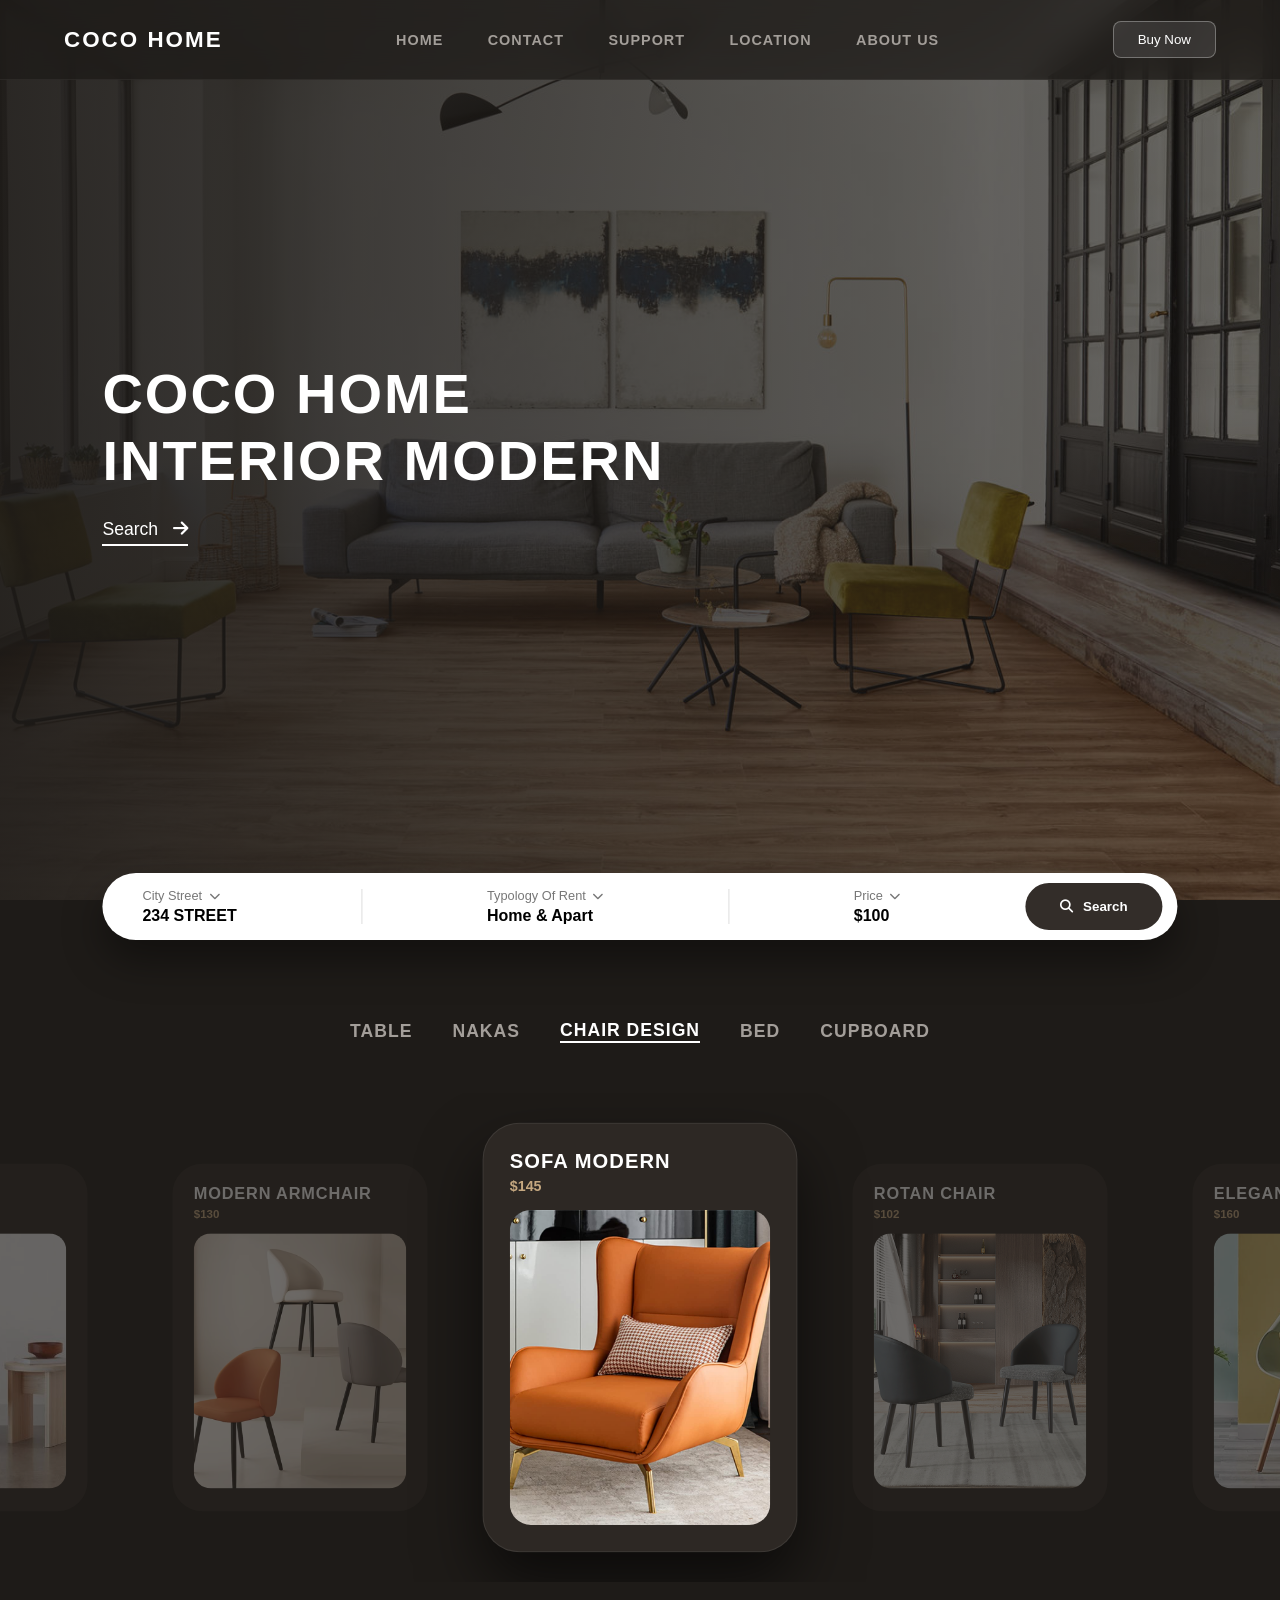
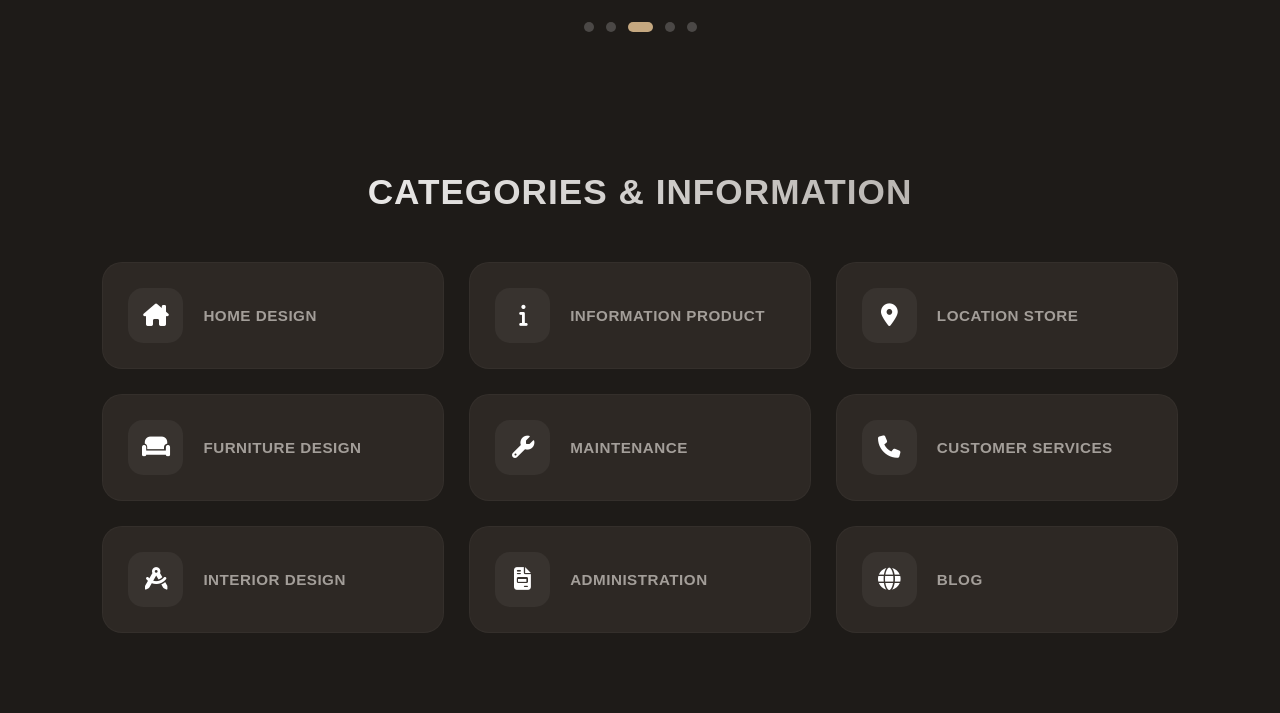
<file: index.html>
<!DOCTYPE html>
<html lang="en">
<head>
    <meta charset="UTF-8">
    <meta name="viewport" content="width=device-width, initial-scale=1.0">
    <title>COCO HOME | Interior Modern</title>
    <link rel="stylesheet" href="style.css">
    <!-- FontAwesome ለጥቃቅን አይኮኖች -->
    <link rel="stylesheet" href="https://cdnjs.cloudflare.com/ajax/libs/font-awesome/6.4.0/css/all.min.css">
</head>
<body>

    <!-- 1. FIXED HEADER SECTION -->
    <header class="main-header">
        <div class="logo">
            <span class="logo-text">COCO HOME</span>
        </div>
        <nav class="nav-links">
           <a href="index.html">HOME</a>
           <a href="contact.html">CONTACT</a>
           <a href="support.html">SUPPORT</a>
           <a href="location.html">LOCATION</a>
           <a href="about.html">ABOUT US</a>
        </nav>
        <button class="btn-buy">Buy Now</button>
    </header>

    <!-- 2. HERO SECTION WITH SEARCH BAR -->
    <section class="hero-section">
        <div class="hero-bg-overlay">
            <!-- የበስተጀርባ ዋና የሳሎን ምስል እዚህ ይገባል -->
            <img src="hero.png" alt="Luxury Interior Background" class="hero-bg-img">
        </div>
        
        <div class="hero-content">
            <h1 class="hero-title">COCO HOME<br>INTERIOR MODERN</h1>
            <a href="#products" class="hero-search-link">Search <i class="fa-solid fa-arrow-right"></i></a>
        </div>

        <!-- Floating Filter Card -->
        <div class="filter-card">
            <div class="filter-group">
                <span class="filter-label">City Street <i class="fa-solid fa-chevron-down"></i></span>
                <span class="filter-value">234 STREET</span>
            </div>
            <div class="filter-divider"></div>
            <div class="filter-group">
                <span class="filter-label">Typology Of Rent <i class="fa-solid fa-chevron-down"></i></span>
                <span class="filter-value">Home & Apart</span>
            </div>
            <div class="filter-divider"></div>
            <div class="filter-group">
                <span class="filter-label">Price <i class="fa-solid fa-chevron-down"></i></span>
                <span class="filter-value">$100</span>
            </div>
            <button class="btn-search"><i class="fa-solid fa-magnifying-glass"></i> Search</button>
        </div>
    </section>

    <!-- 3. PRODUCTS CAROUSEL SECTION -->
    <section id="products" class="products-section">
        <!-- Category Navigation Tabs -->
        <div class="category-tabs">
            <button class="tab-btn" data-target="table">TABLE</button>
            <button class="tab-btn" data-target="nakas">NAKAS</button>
            <button class="tab-btn active" data-target="chair">CHAIR DESIGN</button>
            <button class="tab-btn" data-target="bed">BED</button>
            <button class="tab-btn" data-target="cupboard">CUPBOARD</button>
        </div>

        <div class="carousel-container">
            
            <div class="carousel-track" data-category="chair" style="display: flex;">
                <div class="product-card"><figcaption class="card-info"><h3>CHAIR ONE</h3><div class="card-meta"><span class="price">$110</span></div></figcaption><div class="product-img-holder"><img src="chair 1.png" alt="Chair 1"></div></div>
                <div class="product-card"><figcaption class="card-info"><h3>MODERN ARMCHAIR</h3><div class="card-meta"><span class="price">$130</span></div></figcaption><div class="product-img-holder"><img src="chair 2.png" alt="Chair 2"></div></div>
                <div class="product-card"><figcaption class="card-info"><h3>SOFA MODERN</h3><div class="card-meta"><span class="price">$145</span></div></figcaption><div class="product-img-holder"><img src="chair 3.png" alt="Sofa Focus"></div></div>
                <div class="product-card"><figcaption class="card-info"><h3>ROTAN CHAIR</h3><div class="card-meta"><span class="price">$102</span></div></figcaption><div class="product-img-holder"><img src="chair 4.png" alt="Chair 3"></div></div>
                <div class="product-card"><figcaption class="card-info"><h3>ELEGANT CHAIR</h3><div class="card-meta"><span class="price">$160</span></div></figcaption><div class="product-img-holder"><img src="chair 5.png" alt="Chair 4"></div></div>
            </div>

            <div class="carousel-track" data-category="table" style="display: none;">
                <div class="product-card"><figcaption class="card-info"><h3>TABLE ONE</h3><div class="card-meta"><span class="price">$210</span></div></figcaption><div class="product-img-holder"><img src="table1.png" alt="Table 1"></div></div>
                <div class="product-card"><figcaption class="card-info"><h3>WOODEN TABLE</h3><div class="card-meta"><span class="price">$250</span></div></figcaption><div class="product-img-holder"><img src="table2.png" alt="Table 2"></div></div>
                <div class="product-card"><figcaption class="card-info"><h3>LUXURY TABLE</h3><div class="card-meta"><span class="price">$320</span></div></figcaption><div class="product-img-holder"><img src="table3.png" alt="Table 3"></div></div>
                <div class="product-card"><figcaption class="card-info"><h3>OFFICE TABLE</h3><div class="card-meta"><span class="price">$180</span></div></figcaption><div class="product-img-holder"><img src="table4.png" alt="Table 4"></div></div>
                <div class="product-card"><figcaption class="card-info"><h3>GLASS TABLE</h3><div class="card-meta"><span class="price">$290</span></div></figcaption><div class="product-img-holder"><img src="table5.png" alt="Table 5"></div></div>
            </div>

            <div class="carousel-track" data-category="nakas" style="display: none;">
                <div class="product-card"><figcaption class="card-info"><h3>NAKAS SIMPLE</h3><div class="card-meta"><span class="price">$70</span></div></figcaption><div class="product-img-holder"><img src="nakas1.png" alt="Nakas 1"></div></div>
                <div class="product-card"><figcaption class="card-info"><h3>CLASSIC NAKAS</h3><div class="card-meta"><span class="price">$85</span></div></figcaption><div class="product-img-holder"><img src="nakas2.png" alt="Nakas 2"></div></div>
                <div class="product-card"><figcaption class="card-info"><h3>PREMIUM NAKAS</h3><div class="card-meta"><span class="price">$120</span></div></figcaption><div class="product-img-holder"><img src="nakas3.png" alt="Nakas 3"></div></div>
                <div class="product-card"><figcaption class="card-info"><h3>MINI NAKAS</h3><div class="card-meta"><span class="price">$65</span></div></figcaption><div class="product-img-holder"><img src="nakas4.png" alt="Nakas 4"></div></div>
                <div class="product-card"><figcaption class="card-info"><h3>SMART NAKAS</h3><div class="card-meta"><span class="price">$150</span></div></figcaption><div class="product-img-holder"><img src="nakas5.png" alt="Nakas 5"></div></div>
            </div>

            <div class="carousel-track" data-category="bed" style="display: none;">
                <div class="product-card"><figcaption class="card-info"><h3>BED ONE</h3><div class="card-meta"><span class="price">$400</span></div></figcaption><div class="product-img-holder"><img src="bed1.png" alt="Bed 1"></div></div>
                <div class="product-card"><figcaption class="card-info"><h3>COZY BED</h3><div class="card-meta"><span class="price">$450</span></div></figcaption><div class="product-img-holder"><img src="bed2.png" alt="Bed 2"></div></div>
                <div class="product-card"><figcaption class="card-info"><h3>KING SIZE BED</h3><div class="card-meta"><span class="price">$500</span></div></figcaption><div class="product-img-holder"><img src="bed3.png" alt="Bed 3"></div></div>
                <div class="product-card"><figcaption class="card-info"><h3>MODERN BED</h3><div class="card-meta"><span class="price">$480</span></div></figcaption><div class="product-img-holder"><img src="bed4.png" alt="Bed 4"></div></div>
                <div class="product-card"><figcaption class="card-info"><h3>ROYAL BED</h3><div class="card-meta"><span class="price">$650</span></div></figcaption><div class="product-img-holder"><img src="bed5.png" alt="Bed 5"></div></div>
            </div>

            <div class="carousel-track" data-category="cupboard" style="display: none;">
                <div class="product-card"><figcaption class="card-info"><h3>SIMPLE CABINET</h3><div class="card-meta"><span class="price">$220</span></div></figcaption><div class="product-img-holder"><img src="cupboard1.png" alt="Cupboard 1"></div></div>
                <div class="product-card"><figcaption class="card-info"><h3>LARGE CUPBOARD</h3><div class="card-meta"><span class="price">$380</span></div></figcaption><div class="product-img-holder"><img src="cupboard2.png" alt="Cupboard 2"></div></div>
                <div class="product-card"><figcaption class="card-info"><h3>WOODEN CUPBOARD</h3><div class="card-meta"><span class="price">$350</span></div></figcaption><div class="product-img-holder"><img src="cupboard3.png" alt="Cupboard 3"></div></div>
                <div class="product-card"><figcaption class="card-info"><h3>WALL CABINET</h3><div class="card-meta"><span class="price">$410</span></div></figcaption><div class="product-img-holder"><img src="cupboard4.png" alt="Cupboard 4"></div></div>
                <div class="product-card"><figcaption class="card-info"><h3>LUXURY WARDROBE</h3><div class="card-meta"><span class="price">$520</span></div></figcaption><div class="product-img-holder"><img src="cupboard5.png" alt="Cupboard 5"></div></div>
            </div>

        </div>

        <!-- Slider Indicators/Dots -->
        <div class="slider-dots">
            <span class="dot" data-slide="0"></span>
            <span class="dot" data-slide="1"></span>
            <span class="dot active" data-slide="2"></span>
            <span class="dot" data-slide="3"></span>
            <span class="dot" data-slide="4"></span>
        </div>
    </section>
          
 
    <!-- 4. CATEGORIES & INFORMATION GRID -->
    <section class="info-section">
        <h2 class="section-heading">CATEGORIES & INFORMATION</h2>
        
        <div class="info-grid">
            <div class="grid-item">
                <div class="icon-box"><i class="fa-solid fa-house-chimney"></i></div>
                <span class="grid-text">HOME DESIGN</span>
            </div>
            <div class="grid-item">
                <div class="icon-box"><i class="fa-solid fa-info"></i></div>
                <span class="grid-text">INFORMATION PRODUCT</span>
            </div>
            <div class="grid-item">
                <div class="icon-box"><i class="fa-solid fa-location-dot"></i></div>
                <span class="grid-text">LOCATION STORE</span>
            </div>
            <div class="grid-item">
                <div class="icon-box"><i class="fa-solid fa-couch"></i></div>
                <span class="grid-text">FURNITURE DESIGN</span>
            </div>
            <div class="grid-item">
                <div class="icon-box"><i class="fa-solid fa-wrench"></i></div>
                <span class="grid-text">MAINTENANCE</span>
            </div>
            <div class="grid-item">
                <div class="icon-box"><i class="fa-solid fa-phone"></i></div>
                <span class="grid-text">CUSTOMER SERVICES</span>
            </div>
            <div class="grid-item">
                <div class="icon-box"><i class="fa-solid fa-compass-drafting"></i></div>
                <span class="grid-text">INTERIOR DESIGN</span>
            </div>
            <div class="grid-item">
                <div class="icon-box"><i class="fa-solid fa-file-invoice"></i></div>
                <span class="grid-text">ADMINISTRATION</span>
            </div>
            <div class="grid-item">
                <div class="icon-box"><i class="fa-solid fa-globe"></i></div>
                <span class="grid-text">BLOG</span>
            </div>
        </div>
    </section>

    <script src="script.js"></script>

    <script src="https://cdn.botpress.cloud/webchat/v3.6/inject.js"></script>
    <script src="https://files.bpcontent.cloud/2026/07/07/15/20260707152111-B6OKIUZM.js" defer></script>
    
</body>
</html>
</file>
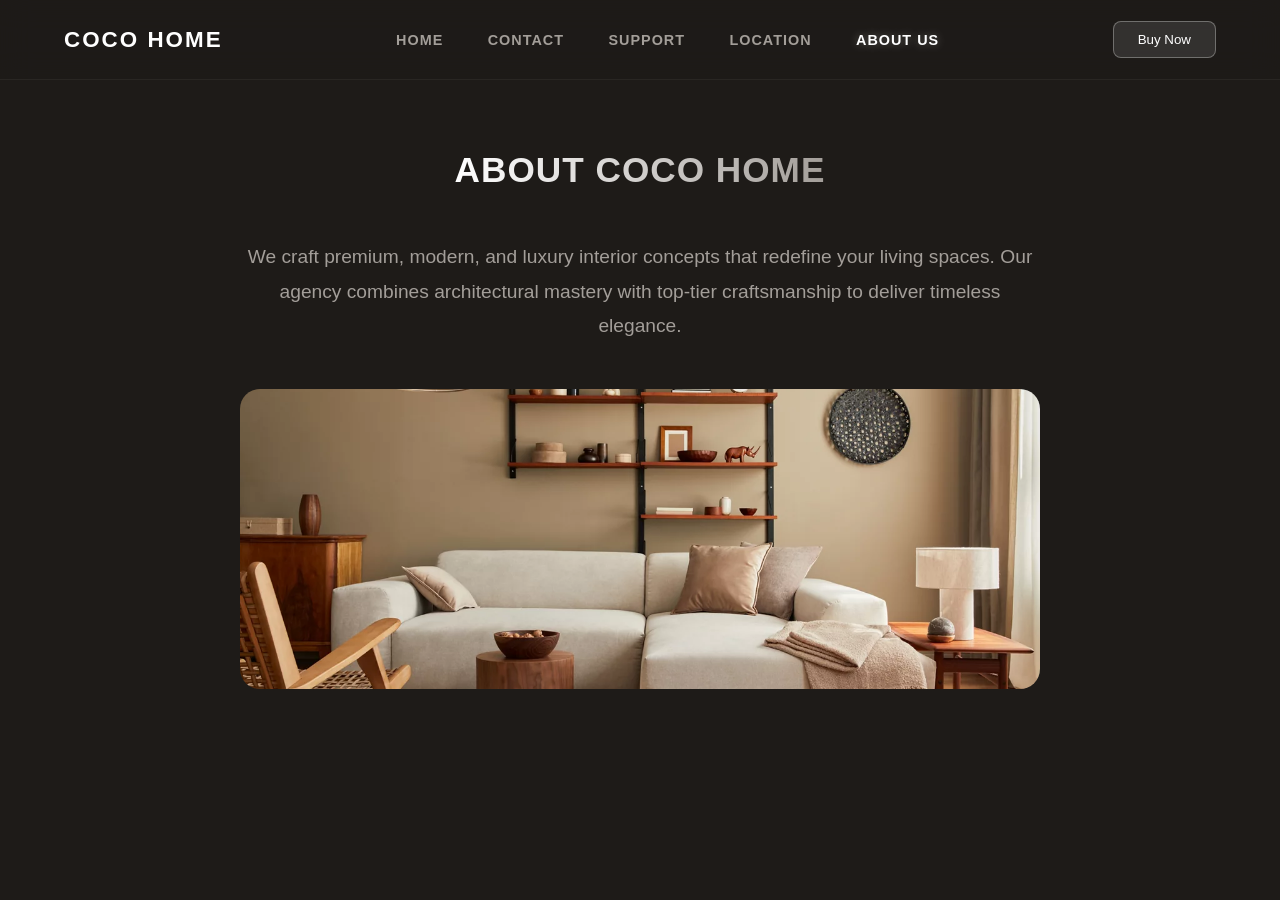
<file: about.html>
<!DOCTYPE html>
<html lang="en">
<head>
    <meta charset="UTF-8">
    <meta name="viewport" content="width=device-width, initial-scale=1.0">
    <title>About Us - COCO HOME</title>
    <link rel="stylesheet" href="style.css">
    <link rel="stylesheet" href="https://cdnjs.cloudflare.com/ajax/libs/font-awesome/6.4.0/css/all.min.css">
</head> 
<body>
    <header class="main-header">
        <div class="logo"><span class="logo-text">COCO HOME</span></div>
        <nav class="nav-links">
            <a href="index.html">HOME</a>
            <a href="contact.html">CONTACT</a>
            <a href="support.html">SUPPORT</a>
            <a href="location.html">LOCATION</a>
            <a href="about.html" class="active">ABOUT US</a>
        </nav>
        <button class="btn-buy">Buy Now</button>
    </header>

    <section class="products-section" style="padding-top: 150px; text-align: center; max-width: 800px; margin: 0 auto;">
        <h2 class="section-heading">ABOUT COCO HOME</h2>
        <p style="color: var(--text-muted); font-size: 1.2rem; line-height: 1.8; margin-bottom: 30px;">
            We craft premium, modern, and luxury interior concepts that redefine your living spaces. 
            Our agency combines architectural mastery with top-tier craftsmanship to deliver timeless elegance.
        </p>
        <div class="product-img-holder" style="height: 300px; background-color: rgba(255,255,255,0.02);">
            <img src="house.png" alt="Our Studio Showcase">
        </div>
    </section>

    <script src="https://cdn.botpress.cloud/webchat/v3.6/inject.js"></script>
    <script src="https://files.bpcontent.cloud/2026/07/07/15/20260707152111-B6OKIUZM.js" defer></script>
</body>
</html>
</file>
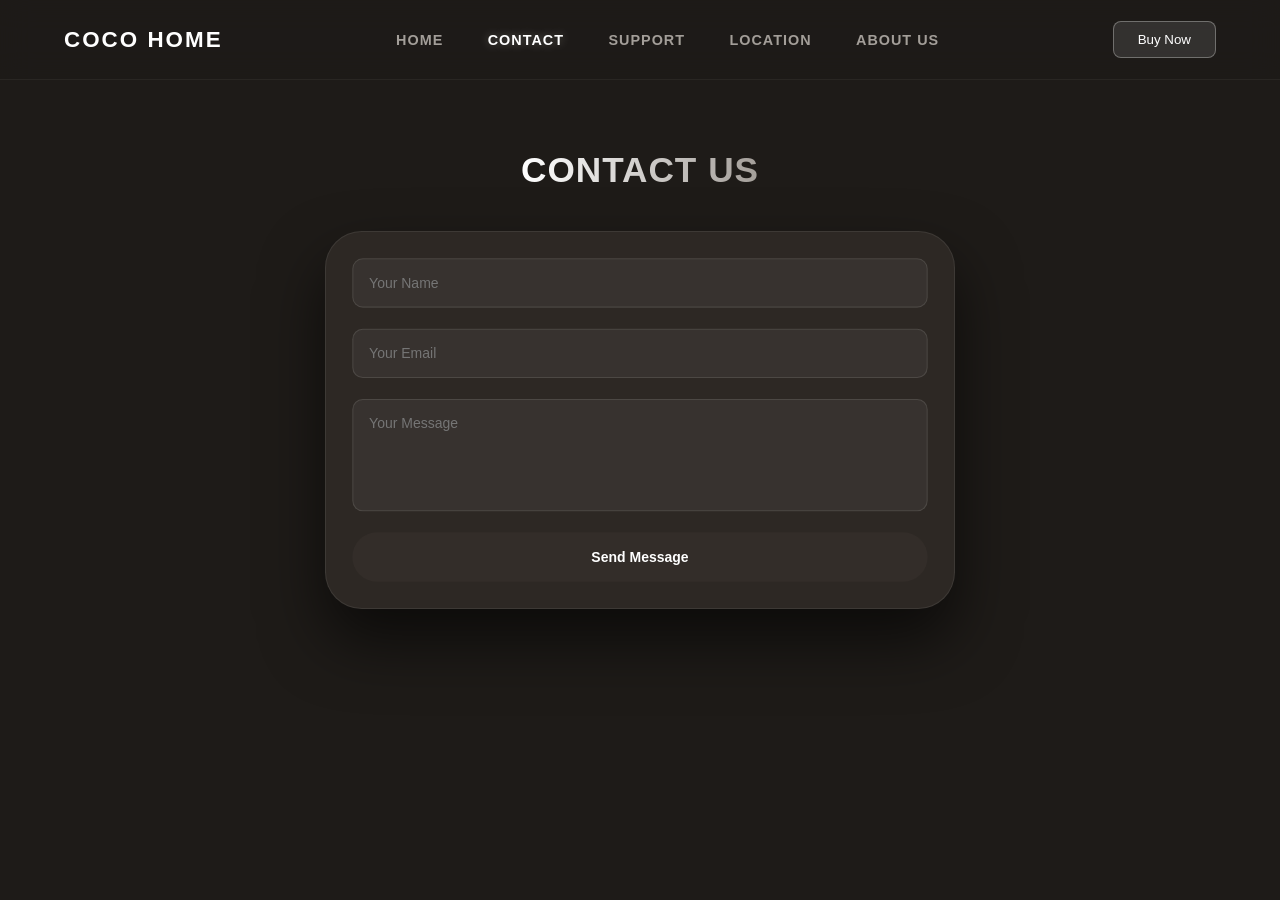
<file: contact.html>
<!DOCTYPE html>
<html lang="en">
<head>
    <meta charset="UTF-8">
    <meta name="viewport" content="width=device-width, initial-scale=1.0">
    <title>Contact Us - COCO HOME</title>
    <link rel="stylesheet" href="style.css">
    <link rel="stylesheet" href="https://cdnjs.cloudflare.com/ajax/libs/font-awesome/6.4.0/css/all.min.css">
</head>
<body>
    <header class="main-header">
        <div class="logo"><span class="logo-text">COCO HOME</span></div>
        <nav class="nav-links">
            <a href="index.html">HOME</a>
            <a href="contact.html" class="active">CONTACT</a>
            <a href="support.html">SUPPORT</a>
            <a href="location.html">LOCATION</a>
            <a href="about.html">ABOUT US</a>
        </nav>
        <button class="btn-buy">Buy Now</button>
    </header>

    <section class="products-section" style="padding-top: 150px;">
        <h2 class="section-heading">CONTACT US</h2>
        <div class="product-card main-card" style="width: 100%; max-width: 600px; margin: 0 auto;">
            <form style="display: flex; flex-direction: column; gap: 20px;">
                <input type="text" placeholder="Your Name" style="background: rgba(255,255,255,0.05); border: 1px solid rgba(255,255,255,0.1); padding: 15px; border-radius: 10px; color: white;">
                <input type="email" placeholder="Your Email" style="background: rgba(255,255,255,0.05); border: 1px solid rgba(255,255,255,0.1); padding: 15px; border-radius: 10px; color: white;">
                <textarea placeholder="Your Message" rows="5" style="background: rgba(255,255,255,0.05); border: 1px solid rgba(255,255,255,0.1); padding: 15px; border-radius: 10px; color: white; resize: none;"></textarea>
                <button class="btn-search" type="submit" style="width: 100%; justify-content: center;">Send Message</button>
            </form>
        </div>
    </section>

    <script src="https://cdn.botpress.cloud/webchat/v3.6/inject.js"></script>
    <script src="https://files.bpcontent.cloud/2026/07/07/15/20260707152111-B6OKIUZM.js" defer></script>
</body>
</html>
</file>
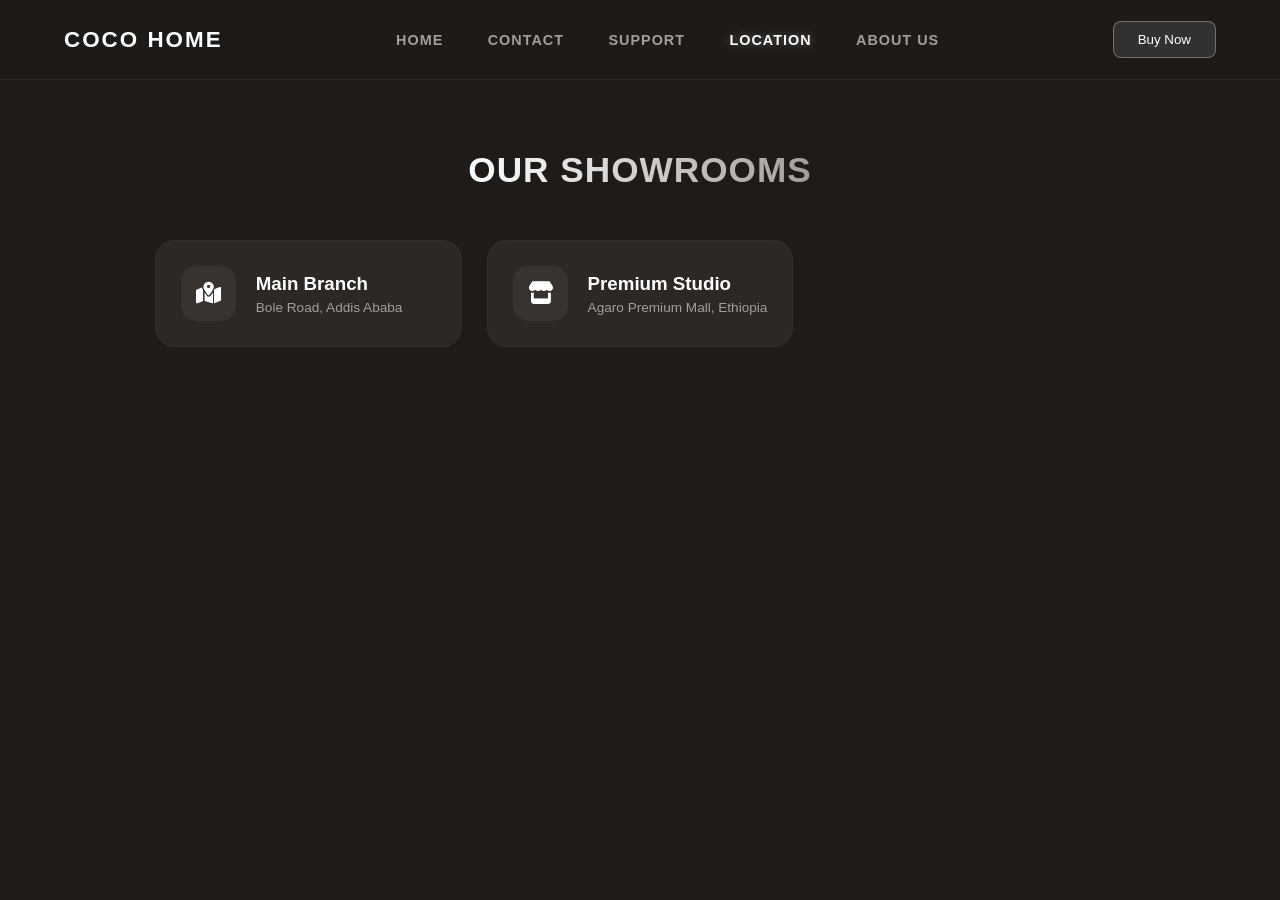
<file: location.html>
<!DOCTYPE html>
<html lang="en">
<head>
    <meta charset="UTF-8">
    <meta name="viewport" content="width=device-width, initial-scale=1.0">
    <title>Our Location - COCO HOME</title>
    <link rel="stylesheet" href="style.css">
    <link rel="stylesheet" href="https://cdnjs.cloudflare.com/ajax/libs/font-awesome/6.4.0/css/all.min.css">
</head>
<body>
    <header class="main-header">
        <div class="logo"><span class="logo-text">COCO HOME</span></div>
        <nav class="nav-links">
            <a href="index.html">HOME</a>
            <a href="contact.html">CONTACT</a>
            <a href="support.html">SUPPORT</a>
            <a href="location.html" class="active">LOCATION</a>
            <a href="about.html">ABOUT US</a>
        </nav>
        <button class="btn-buy">Buy Now</button>
    </header>

    <section class="products-section" style="padding-top: 150px;">
        <h2 class="section-heading">OUR SHOWROOMS</h2>
        <div class="info-grid">
            <div class="grid-item">
                <div class="icon-box"><i class="fa-solid fa-map-location-dot"></i></div>
                <div>
                    <h3 style="color: white; margin-bottom: 5px;">Main Branch</h3>
                    <p style="color: var(--text-muted); font-size: 0.85rem;">Bole Road, Addis Ababa</p>
                </div>
            </div>
            <div class="grid-item">
                <div class="icon-box"><i class="fa-solid fa-store"></i></div>
                <div>
                    <h3 style="color: white; margin-bottom: 5px;">Premium Studio</h3>
                    <p style="color: var(--text-muted); font-size: 0.85rem;">Agaro Premium Mall, Ethiopia</p>
                </div>
            </div>
        </div>
    </section>

    <script src="https://cdn.botpress.cloud/webchat/v3.6/inject.js"></script>
    <script src="https://files.bpcontent.cloud/2026/07/07/15/20260707152111-B6OKIUZM.js" defer></script>
</body>
</html>
</file>
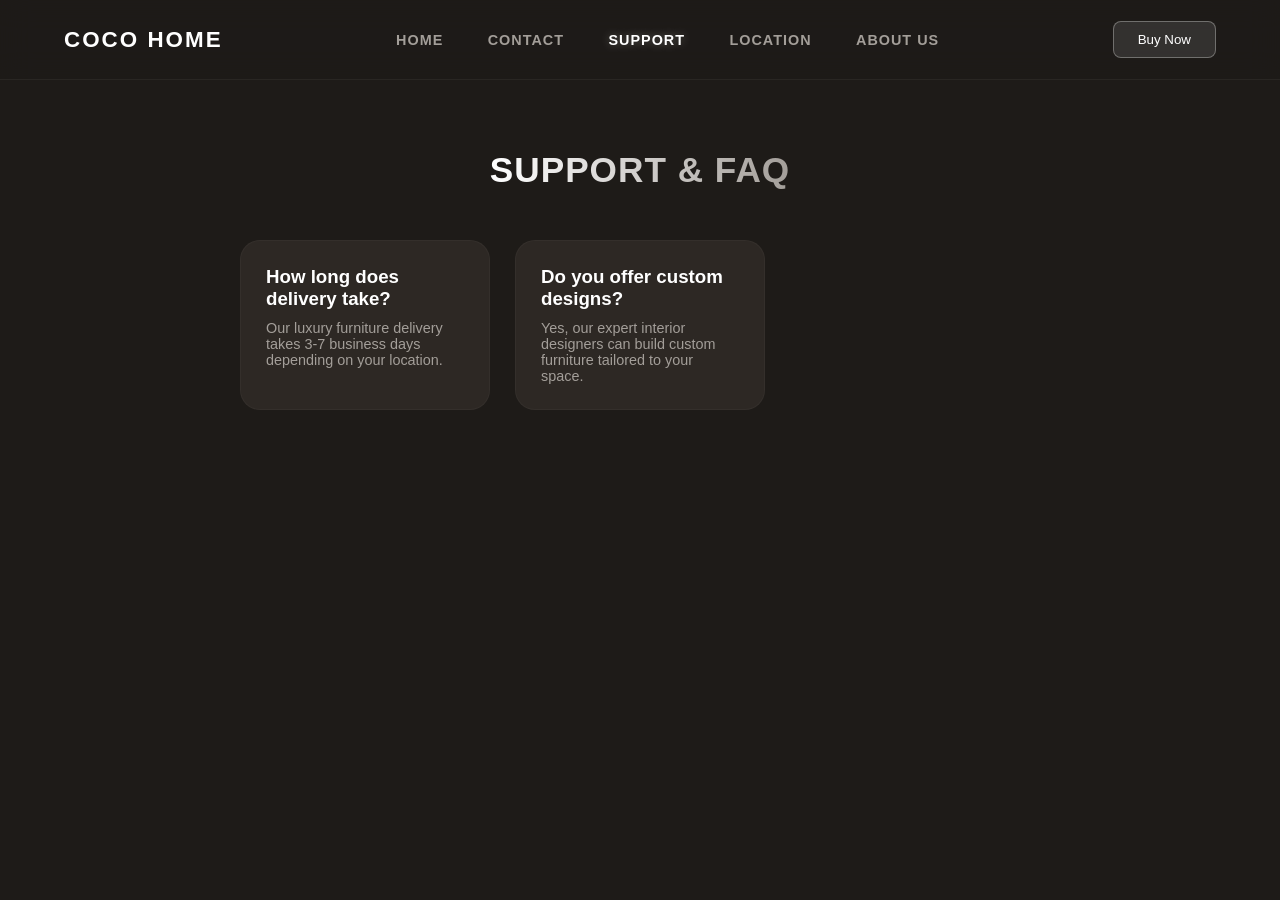
<file: support.html>
<!DOCTYPE html>
<html lang="en">
<head>
    <meta charset="UTF-8">
    <meta name="viewport" content="width=device-width, initial-scale=1.0">
    <title>Support - COCO HOME</title>
    <link rel="stylesheet" href="style.css">
    <link rel="stylesheet" href="https://cdnjs.cloudflare.com/ajax/libs/font-awesome/6.4.0/css/all.min.css">
</head>
<body>
    <header class="main-header">
        <div class="logo"><span class="logo-text">COCO HOME</span></div>
        <nav class="nav-links">
            <a href="index.html">HOME</a>
            <a href="contact.html">CONTACT</a>
            <a href="support.html" class="active">SUPPORT</a>
            <a href="location.html">LOCATION</a>
            <a href="about.html">ABOUT US</a>
        </nav>
        <button class="btn-buy">Buy Now</button>
    </header>

    <section class="products-section" style="padding-top: 150px;">
        <h2 class="section-heading">SUPPORT & FAQ</h2>
        <div class="info-grid" style="max-width: 800px;">
            <div class="grid-item" style="flex-direction: column; align-items: flex-start; gap: 10px;">
                <h3 style="color: white;">How long does delivery take?</h3>
                <p style="color: var(--text-muted); font-size: 0.9rem;">Our luxury furniture delivery takes 3-7 business days depending on your location.</p>
            </div>
            <div class="grid-item" style="flex-direction: column; align-items: flex-start; gap: 10px;">
                <h3 style="color: white;">Do you offer custom designs?</h3>
                <p style="color: var(--text-muted); font-size: 0.9rem;">Yes, our expert interior designers can build custom furniture tailored to your space.</p>
            </div>
        </div>
    </section>
    
    
    <script src="https://cdn.botpress.cloud/webchat/v3.6/inject.js"></script>
    <script src="https://files.bpcontent.cloud/2026/07/07/15/20260707152111-B6OKIUZM.js" defer></script>
</body>
</html>
</file>
<file: style.css>
/* 1. GENERAL SETUP & PREMIUM THEME COLORS */
:root {
    --bg-dark: #1e1b18;      /* የቅንጦት ጥቁር ቡናማ ከለር */
    --card-bg: #2d2824;      /* ለሳጥኖቹ የሚሆን ፈዘዝ ያለ ከለር */
    --accent-gold: #c5a880;  /* ለጽሑፎችና ለዋጋ ድምቀት */
    --text-white: #ffffff;
    --text-muted: #a39e99;
}

* {
    margin: 0;
    padding: 0;
    box-sizing: border-box;
    font-family: 'Segoe UI', Tahoma, Geneva, Verdana, sans-serif;
    scroll-behavior: smooth;
}

body {
    background-color: var(--bg-dark);
    color: var(--text-white);
    overflow-x: hidden;
}

/* 2. FIXED HEADER STYLING (Glassmorphism Effect) */
.main-header {
    position: fixed;
    top: 0;
    left: 0;
    width: 100%;
    height: 80px;
    display: flex;
    justify-content: space-between;
    align-items: center;
    padding: 0 5%;
    background: rgba(30, 27, 24, 0.75);
    backdrop-filter: blur(15px);
    -webkit-backdrop-filter: blur(15px);
    z-index: 1000;
    border-bottom: 1px solid rgba(255, 255, 255, 0.05);
}

.logo-text {
    font-weight: 800;
    font-size: 1.4rem;
    letter-spacing: 2px;
}

.nav-links a {
    color: var(--text-muted);
    text-decoration: none;
    margin: 0 20px;
    font-size: 0.9rem;
    font-weight: 600;
    letter-spacing: 1px;
    transition: all 0.3s ease;
}

.nav-links a:hover, .nav-links a.active {
    color: var(--text-white);
    text-shadow: 0 0 10px rgba(255, 255, 255, 0.3);
}

.btn-buy {
    background: rgba(255, 255, 255, 0.1);
    color: var(--text-white);
    border: 1px solid rgba(255, 255, 255, 0.3);
    padding: 10px 24px;
    border-radius: 8px;
    font-weight: 500;
    cursor: pointer;
    transition: all 0.2s cubic-bezier(0.4, 0, 0.2, 1);
}

.btn-buy:hover {
    background: var(--text-white);
    color: var(--bg-dark);
    transform: translateY(-2px);
    box-shadow: 0 5px 15px rgba(255, 255, 255, 0.2);
}

.btn-buy:active {
    transform: translateY(0);
}

/* 3. HERO SECTION */
.hero-section {
    position: relative;
    width: 100%;
    height: 100vh;
    display: flex;
    flex-direction: column;
    justify-content: center;
    padding-left: 8%;
    background: linear-gradient(to right, rgba(30,27,24,0.9), rgba(30,27,24,0.3));
}

.hero-bg-overlay {
    position: absolute;
    top: 0;
    left: 0;
    width: 100%;
    height: 100%;
    z-index: -1;
    background-color: #171513;
}

.hero-bg-img {
    width: 100%;
    height: 100%;
    object-fit: cover;
    opacity: 0.6;
}

.hero-title {
    font-size: 3.5rem;
    font-weight: 800;
    letter-spacing: 2px;
    line-height: 1.2;
    margin-bottom: 25px;
}

.hero-search-link {
    color: var(--text-white);
    text-decoration: none;
    font-size: 1.1rem;
    border-bottom: 2px solid var(--text-white);
    padding-bottom: 5px;
    width: fit-content;
    transition: opacity 0.3s ease;
}

.hero-search-link i {
    margin-left: 10px;
    transition: transform 0.3s ease;
}

.hero-search-link:hover i {
    transform: translateX(8px);
}

/* Floating Search Widget */
.filter-card {
    position: absolute;
    bottom: -40px;
    left: 50%;
    transform: translateX(-50%);
    width: 84%;
    background: var(--text-white);
    color: #000;
    border-radius: 50px;
    display: flex;
    align-items: center;
    justify-content: space-between;
    padding: 10px 15px 10px 40px;
    box-shadow: 0 20px 40px rgba(0,0,0,0.4);
    z-index: 10;
}

.filter-group {
    display: flex;
    flex-direction: column;
    cursor: pointer;
}

.filter-label {
    font-size: 0.8rem;
    color: #777;
    font-weight: 500;
    margin-bottom: 4px;
}

.filter-label i {
    font-size: 0.7rem;
    margin-left: 3px;
}

.filter-value {
    font-weight: 700;
    font-size: 1rem;
}

.filter-divider {
    width: 1px;
    height: 35px;
    background-color: #ddd;
}

.btn-search {
    background-color: #332d29;
    color: var(--text-white);
    border: none;
    padding: 16px 35px;
    border-radius: 40px;
    font-weight: 600;
    cursor: pointer;
    display: flex;
    align-items: center;
    gap: 10px;
    transition: all 0.2s ease;
}

.btn-search:hover {
    background-color: #4d443e;
    transform: scale(1.03);
}

/* 4. PRODUCTS CAROUSEL SECTION (የተስተካከለው የማንሸራተቻ ሳጥን) */
.products-section {
    padding: 120px 0 60px 0;
    display: flex;
    flex-direction: column;
    align-items: center;
}

.category-tabs {
    display: flex;
    gap: 40px;
    margin-bottom: 50px;
}

.tab-btn {
    background: none;
    border: none;
    color: var(--text-muted);
    font-size: 1.1rem;
    font-weight: 700;
    letter-spacing: 1px;
    cursor: pointer;
    transition: color 0.3s ease;
}

.tab-btn.active, .tab-btn:hover {
    color: var(--text-white);
    border-bottom: 2px solid var(--text-white);
}

.carousel-container {
    width: 100%;
    max-width: 100vw;
    position: relative;
    overflow-x: auto; /* ወደ auto ተቀይሯል - ማውዝ እንዲሰራ */
    padding: 40px 0;
    user-select: none;
    cursor: grab;
    scrollbar-width: none; /* ለFirefox ከታች ያለውን መስመር መደበቂያ */
}

/* ለChrome፣ Safari እና Edge ከታች ያለውን የስክሮል መስመር መደበቂያ */
.carousel-container::-webkit-scrollbar {
    display: none;
}

.carousel-container:active {
    cursor: grabbing;
}

.carousel-track {
    display: flex;
    padding: 0 calc(50vw - 170px);
    gap: 40px;
    width: max-content;
    /* transition በመጨመር ታብ ሲቀየር ጥፍት ፍክት እንዲል ያደርገዋል */
    transition: opacity 0.3s ease; 
}

/* መደበኛ የካርዶች ስታይል */
.product-card {
    background-color: var(--card-bg);
    border-radius: 35px;
    padding: 25px;
    display: flex;
    flex-direction: column;
    width: 300px;
    flex-shrink: 0;
    opacity: 0.35;
    transform: scale(0.85);
    transition: transform 0.4s ease, opacity 0.4s ease, box-shadow 0.4s ease;
}

/* መሃል ላይ ሲያርፍ ጎልቶ የሚወጣው ካርድ */
.product-card.main-card {
    opacity: 1;
    transform: scale(1.05);
    box-shadow: 0 30px 60px rgba(0,0,0,0.6);
    border: 1px solid rgba(255,255,255,0.08);
}

.card-info h3 {
    font-size: 1.2rem;
    letter-spacing: 1px;
    color: var(--text-white);
}

.card-meta {
    display: flex;
    gap: 15px;
    font-size: 0.85rem;
    margin-top: 5px;
}

.price {
    font-weight: 700;
    color: var(--accent-gold);
}

.product-img-holder {
    width: 100%;
    height: 300px;
    margin-top: 15px;
    background-color: rgba(0,0,0,0.15);
    border-radius: 20px;
    overflow: hidden;
}

.product-img-holder img {
    width: 100%;
    height: 100%;
    object-fit: cover;
}

.slider-dots {
    display: flex;
    gap: 12px;
    margin-top: 40px;
}

.dot {
    width: 10px;
    height: 10px;
    background-color: rgba(255,255,255,0.2);
    border-radius: 50%;
    cursor: pointer;
}

.dot.active {
    background-color: var(--accent-gold);
    width: 25px;
    border-radius: 10px;
}

/* 5. CATEGORIES & INFORMATION GRID */
.info-section {
    padding: 80px 8%;
}

.section-heading {
    font-size: 2.2rem;
    font-weight: 800;
    text-align: center;
    letter-spacing: 1px;
    margin-bottom: 50px;
    background: linear-gradient(to right, #fff, var(--text-muted));
    -webkit-background-clip: text;
    -webkit-text-fill-color: transparent;
}

.info-grid {
    display: grid;
    grid-template-columns: repeat(3, 1fr);
    gap: 25px;
    max-width: 1100px;
    margin: 0 auto;
}

.grid-item {
    background-color: var(--card-bg);
    border: 1px solid rgba(255,255,255,0.03);
    border-radius: 20px;
    padding: 25px;
    display: flex;
    align-items: center;
    gap: 20px;
    cursor: pointer;
    transition: all 0.3s cubic-bezier(0.4, 0, 0.2, 1);
}

.icon-box {
    width: 55px;
    height: 55px;
    background: rgba(255,255,255,0.05);
    border-radius: 15px;
    display: flex;
    align-items: center;
    justify-content: center;
    font-size: 1.4rem;
    color: var(--text-white);
    transition: all 0.3s ease;
}

.grid-text {
    font-weight: 600;
    font-size: 0.95rem;
    letter-spacing: 0.5px;
    color: var(--text-muted);
}

.grid-item:hover {
    transform: translateY(-5px);
    background-color: #36302b;
    box-shadow: 0 15px 30px rgba(0,0,0,0.3);
}

.grid-item:hover .icon-box {
    background-color: var(--text-white);
    color: var(--bg-dark);
}

.grid-item:hover .grid-text {
    color: var(--text-white);
}
</file>
